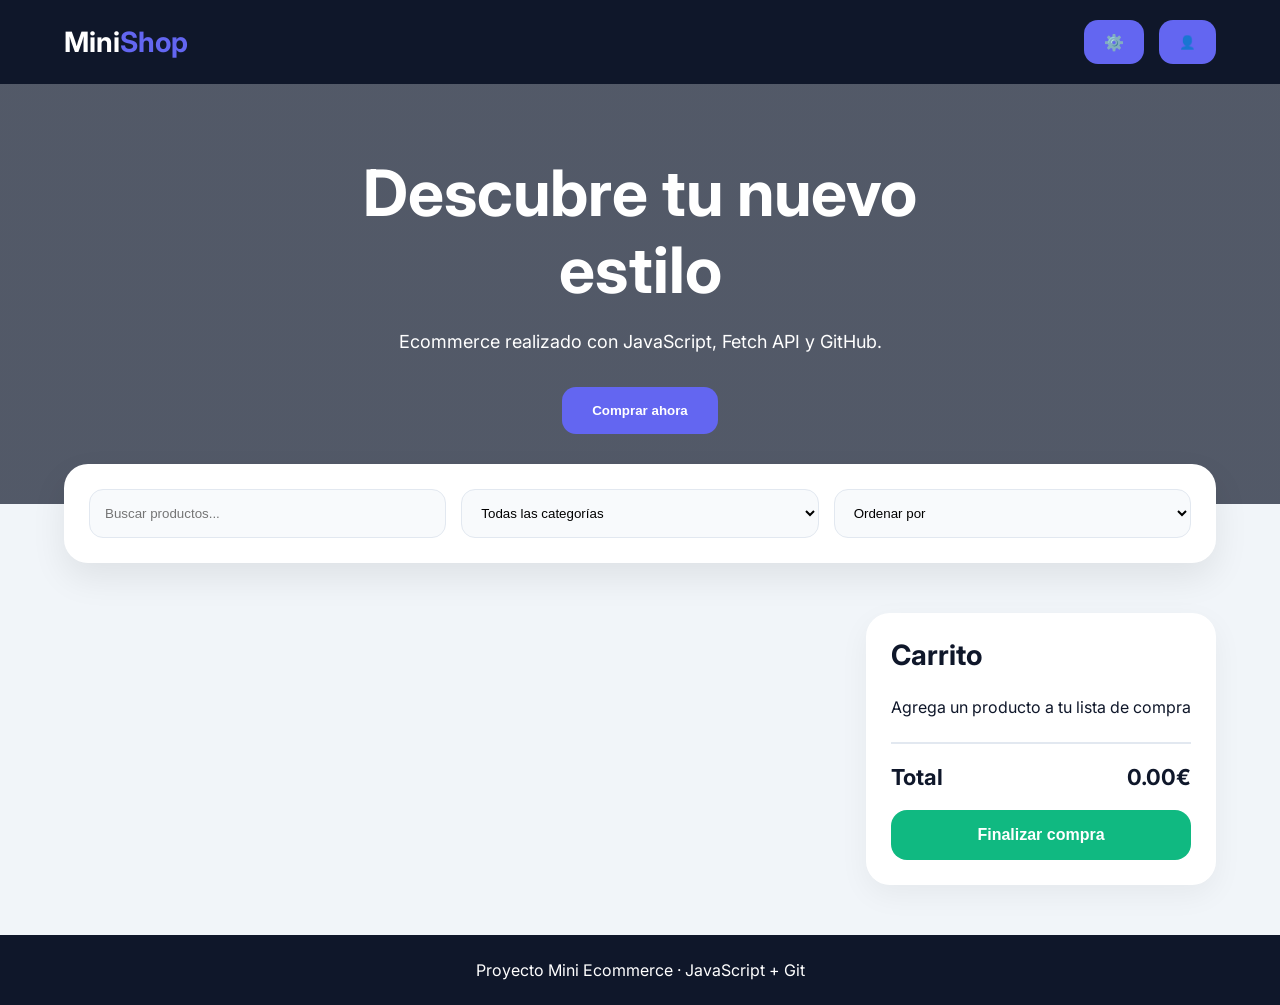
<file: index.html>
<!DOCTYPE html>
<html lang="es">

<head>

  <meta charset="UTF-8">

  <meta name="viewport" content="width=device-width, initial-scale=1.0">

  <title>Mini Ecommerce</title>

  <!-- GOOGLE FONTS -->

  <link rel="preconnect" href="https://fonts.googleapis.com">

  <link rel="preconnect" href="https://fonts.gstatic.com" crossorigin>

  <link href="https://fonts.googleapis.com/css2?family=Inter:wght@300;400;500;600;700&display=swap" rel="stylesheet">

  <!-- CSS -->

  <link rel="stylesheet" href="css/style.css">

</head>

<body>


  <!-- ========================================
  NAVBAR
  ========================================= -->

  <nav>

    <div class="nav-container">

      <!-- LOGO -->

      <a href="https://mnk-mnk.github.io/Tienda_proyecto_final" class="logo">

        Mini<span>Shop</span>

      </a>


      <!-- BOTONES NAV -->

      <div class="nav-actions">

        <!-- NUEVO BOTON PARA PANEL ADMINISTRADOR 
        <a href="panelAdmin.html" id="admin-btn" class="nav-btn">
        ⚙️
        </a> 
        -->
        

        <a id="admin-btn" class="nav-btn" style="cursor: pointer;">
          ⚙️
        </a>

        <!-- TODO:
        Abrir modal login
        -->

        <button id="account-btn" class="nav-btn" hidden>

          Mi cuenta

        </button>

        <button id="login-btn" class="nav-btn">
          👤
        </button>

        <button id="logout-btn" class="nav-btn">
          Cerrar Sesión
        </button>

      </div>

    </div>

  </nav>



  <!-- ========================================
  HERO
  ========================================= -->

  <section class="hero">

    <div class="hero-content">

      <h1>

        Descubre tu nuevo estilo

      </h1>

      <p>

        Ecommerce realizado con JavaScript,
        Fetch API y GitHub.

      </p>

      <button>

        Comprar ahora

      </button>

    </div>

  </section>



  <!-- ========================================
  FILTROS
  ========================================= -->

  <section class="controls">

    <div class="controls-box">

      <!-- TODO:
      Buscador productos
      -->

      <input type="text" id="searchInput" placeholder="Buscar productos...">


      <!-- TODO:
      Filtro categorías
      -->

      <select id="categoryFilter">

        <option value="all">

          Todas las categorías

        </option>

      </select>


      <!-- TODO:
      Ordenaciones
      -->

      <select id="sortSelect">

        <option value="default">

          Ordenar por

        </option>

        <option value="priceAsc">

          Precio ↑

        </option>

        <option value="priceDesc">

          Precio ↓

        </option>

        <option value="az">

          A-Z

        </option>

        <option value="za">

          Z-A

        </option>

      </select>

    </div>

  </section>



  <!-- ========================================
  MAIN
  ========================================= -->

  <main class="main-layout">



    <!-- ========================================
    PRODUCTOS
    ========================================= -->

    <section class="products-grid" id="productsContainer">
    </section>



    <!-- ========================================
    CARRITO
    ========================================= -->

    <aside class="cart-panel">

      <h2>

        Carrito

      </h2>


      <!-- TODO:
      Pintar carrito dinámicamente
      -->

      <div id="cartContainer">

        <!-- EJEMPLO ITEM -->


      </div>


      <!-- TOTAL -->

      <div class="cart-total">

        <span>

          Total

        </span>

        <span id="cartTotal">

          0

        </span>

      </div>


      <!-- TODO:
      Vaciar carrito / checkout
      -->

      <button id="checkoutBtn" class="checkout-btn">

        Finalizar compra

      </button>

    </aside>

  </main>



  <!-- ========================================
  MODAL LOGIN
  ========================================= -->

  <div class="login-modal hidden" id="loginModal">

    <div class="login-box">

      <!-- BOTÓN CERRAR -->

      <button class="close-login" id="closeLogin">

        ✕

      </button>


      <!-- TÍTULO -->

      <h2>

        Iniciar sesión

      </h2>


      <p>

        Accede a tu cuenta

      </p>


      <!-- FORM LOGIN -->

      <form id="loginForm">

        <input type="text" id="username" placeholder="Usuario" required>

        <input type="password" id="password" placeholder="Contraseña" required>

        <button type="submit">

          Entrar

        </button>

      </form>

    </div>

  </div>



  <!-- ========================================
  FOOTER
  ========================================= -->

  <footer>

    <p>

      Proyecto Mini Ecommerce · JavaScript + Git

    </p>

  </footer>



  <!-- JAVASCRIPT -->

  <script src="js/login.js"></script>
  <script src="js/carrito.js"></script>
  <script src="js/main.js"></script>
  <!--<script src="js/perfil.js"></script> -->

</body>

</html>
</file>
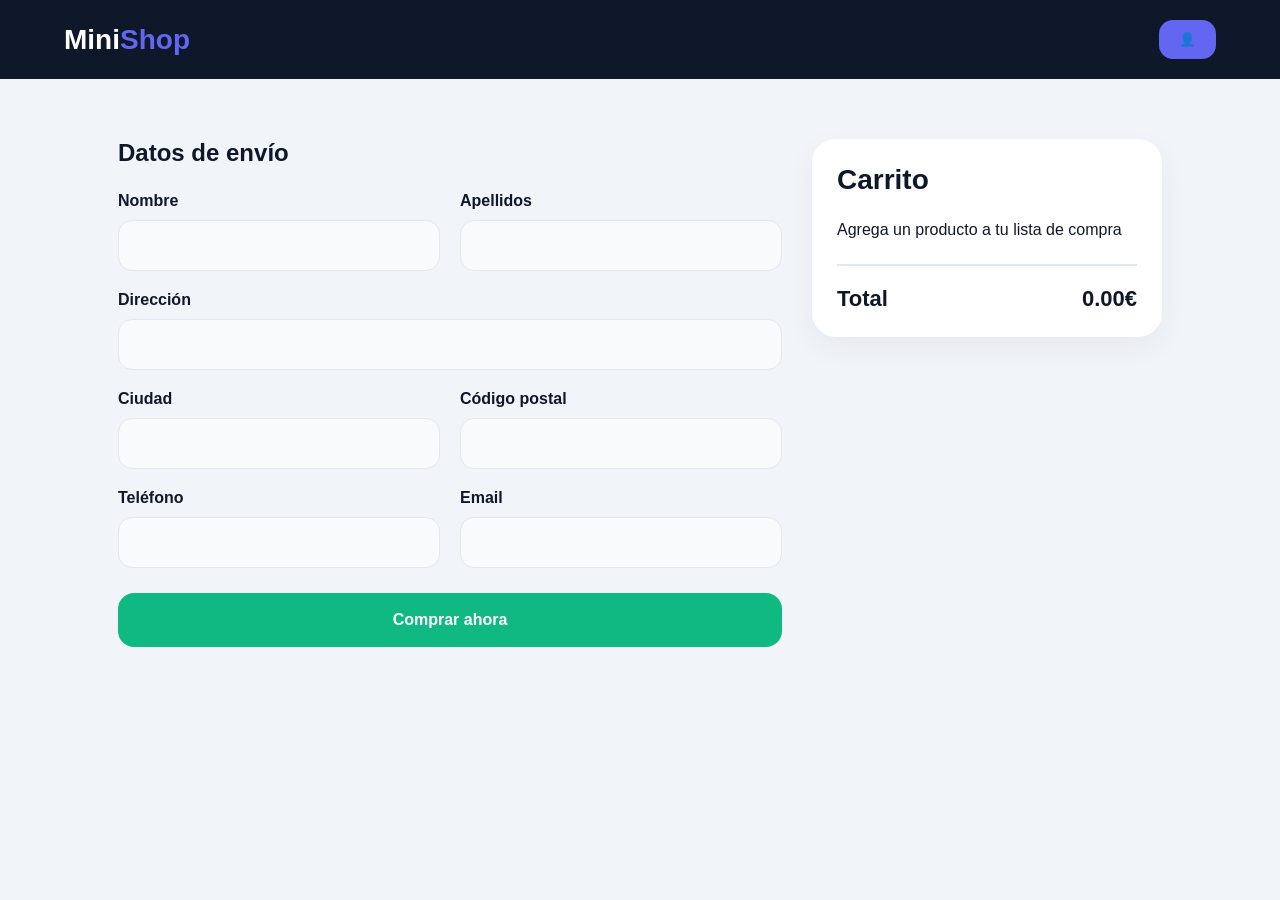
<file: carrito.html>
<!DOCTYPE html>
<html lang="es">

<head>

  <meta charset="UTF-8">

  <meta name="viewport" content="width=device-width, initial-scale=1.0">

  <title>
    NovaShop
  </title>

  <link rel="stylesheet" href="css/style.css">

  <link rel="stylesheet" href="css/carrito.css">

</head>

<body>

  <!-- ========================================
  NAVBAR
  ========================================= -->


  <nav>

    <div class="nav-container">

      <!-- LOGO -->

      <a href="https://bobydevx.github.io/tienda-online" class="logo">

        Mini<span>Shop</span>

      </a>


      <!-- BOTONES NAV -->

      <div class="nav-actions">

        <!-- TODO:
        Abrir modal login
        -->

        <button id="account-btn" class="nav-btn" hidden>

          Mi cuenta

        </button>

        <button id="login-btn" class="nav-btn">
          👤
        </button>

        <button id="logout-btn" class="nav-btn">
          Cerrar Sesión
        </button>

      </div>

    </div>

  </nav>

  <div class="container">
    <main class="main-layout">

      <!-- CHECKOUT -->

      <section class="checkout">

        <h2>
          Datos de envío
        </h2>

        <form id="checkoutForm">

          <div class="form-grid">

            <div class="input-group">

              <label for="nameInput">
                Nombre
              </label>

              <input type="text" id="nameInput" required>

            </div>

            <div class="input-group">

              <label for="  ">
                Apellidos
              </label>

              <input type="text" id="lastnameInput" required>

            </div>

            <div class="input-group full">

              <label for="addressInput">
                Dirección
              </label>

              <input type="text" id="addressInput" required>

            </div>

            <div class="input-group">

              <label for="cityInput">
                Ciudad
              </label>

              <input type="text" id="cityInput" required>

            </div>

            <div class="input-group">

              <label for="postalInput">
                Código postal
              </label>

              <input type="number" minlength="6" id="postalInput" required>

            </div>

            <div class="input-group">

              <label for="phoneInput">
                Teléfono
              </label>

              <input type="text" id="phoneInput" required>

            </div>

            <div class="input-group">

              <label for="emailInput">
                Email
              </label>

              <input type="email" id="emailInput" required>

            </div>

          </div>

          <button type="submit" class="buy-btn" id="buyBtn">
            Comprar ahora
          </button>

        </form>

        <div class="success-message hidden" id="successMessage">
          Compra realizada correctamente
        </div>

      </section>
      <!-- CARRITO -->

      <aside class="cart-panel">

        <h2>
          Carrito
        </h2>

        <div id="cartContainer">

        </div>

        <div class="cart-total">

          <span>Total</span>

          <span id="cartTotal">
            0€
          </span>

        </div>

        <!-- <button class="checkout-btn" id="checkoutBtn">
          Finalizar compra
        </button> -->

      </aside>

    </main>


    <!-- ========================================
  MODAL LOGIN
  ========================================= -->

    <div class="login-modal hidden" id="loginModal">

      <div class="login-box">

        <!-- BOTÓN CERRAR -->

        <button class="close-login" id="closeLogin">

          ✕

        </button>


        <!-- TÍTULO -->

        <h2>

          Iniciar sesión

        </h2>


        <p>

          Accede a tu cuenta

        </p>


        <!-- FORM LOGIN -->

        <form id="loginForm">

          <input type="text" id="username" placeholder="Usuario" required>

          <input type="password" id="password" placeholder="Contraseña" required>

          <button type="submit">

            Entrar

          </button>

        </form>

      </div>

    </div>


  </div>

  <script src="js/login.js"></script>
  <script src="js/carrito.js"></script>

</body>

</html>
</file>
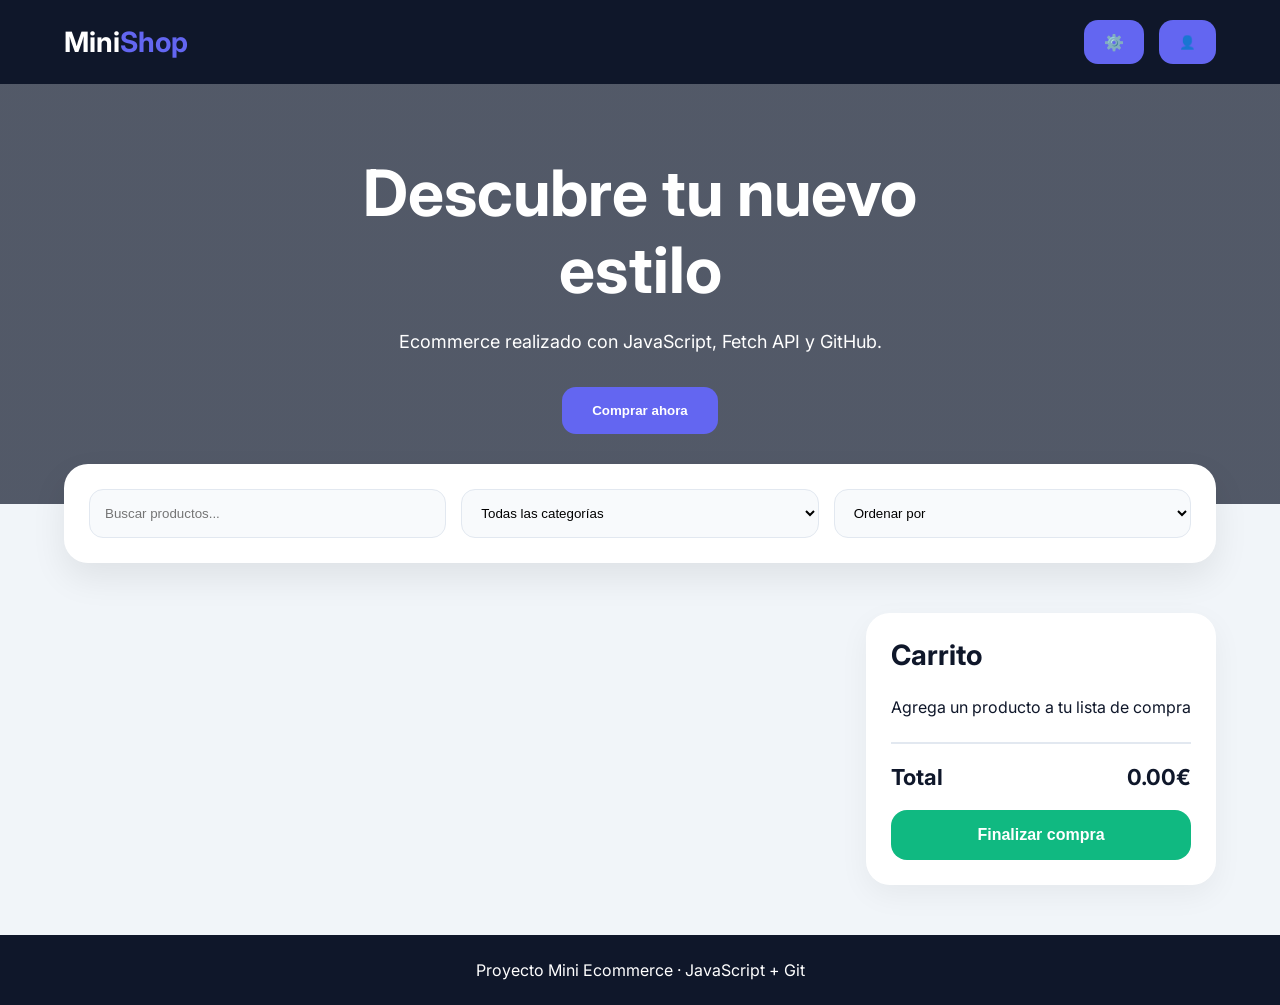
<file: detalle.html>
<!DOCTYPE html> 
<html lang="es">

<head>

    <meta charset="UTF-8">

    <meta name="viewport" content="width=device-width, initial-scale=1.0">

    <title>
        Detalle Producto
    </title>

    <link rel="stylesheet" href="css/detalle.css">
</head>

<body>

    <div class="container">

        <div class="breadcrumb">

            Home / Categoría / Producto

        </div>

        <section class="product-box">

            <div class="left-side">

                <img id="productImage">

            </div>

            <div class="right-side">

                <p class="category" id="productCategory">
                </p>

                <h1 class="title" id="productTitle">
                </h1>

                <div class="rating">

                    ⭐ 4.8 <span id="productReviews"></span>

                </div>

                <p class="description" id="productDescription">
                </p>

                <div class="info-grid">

                    <div class="info-card" id="productBrand">
                       Marca
                    </div>

                    <div class="info-card" id="productStock">
                        Stock 
                    </div>

                    <div class="info-card" id="productShipping">
                        Envío 
                    </div>

                    <div class="info-card" id="productSKU">
                       SKU
                    </div>

                </div>

                <div class="price" id="productPrice">
                </div>

                <div class="actions">

                    <button class="buy-btn" id="addToCartBtn">
                        Añadir al carrito
                    </button>

                    <button class="fav-btn" id="favoriteBtn">
                        ❤️
                    </button>

                </div>

            </div>

        </section>

        <section class="related">

            <h2>
                Productos relacionados
            </h2>

            <div class="related-grid" id="relatedGrid">
            </div>

        </section>

    </div>

    <script src="js/detalle.js"></script>

</body>

</html>
</file>
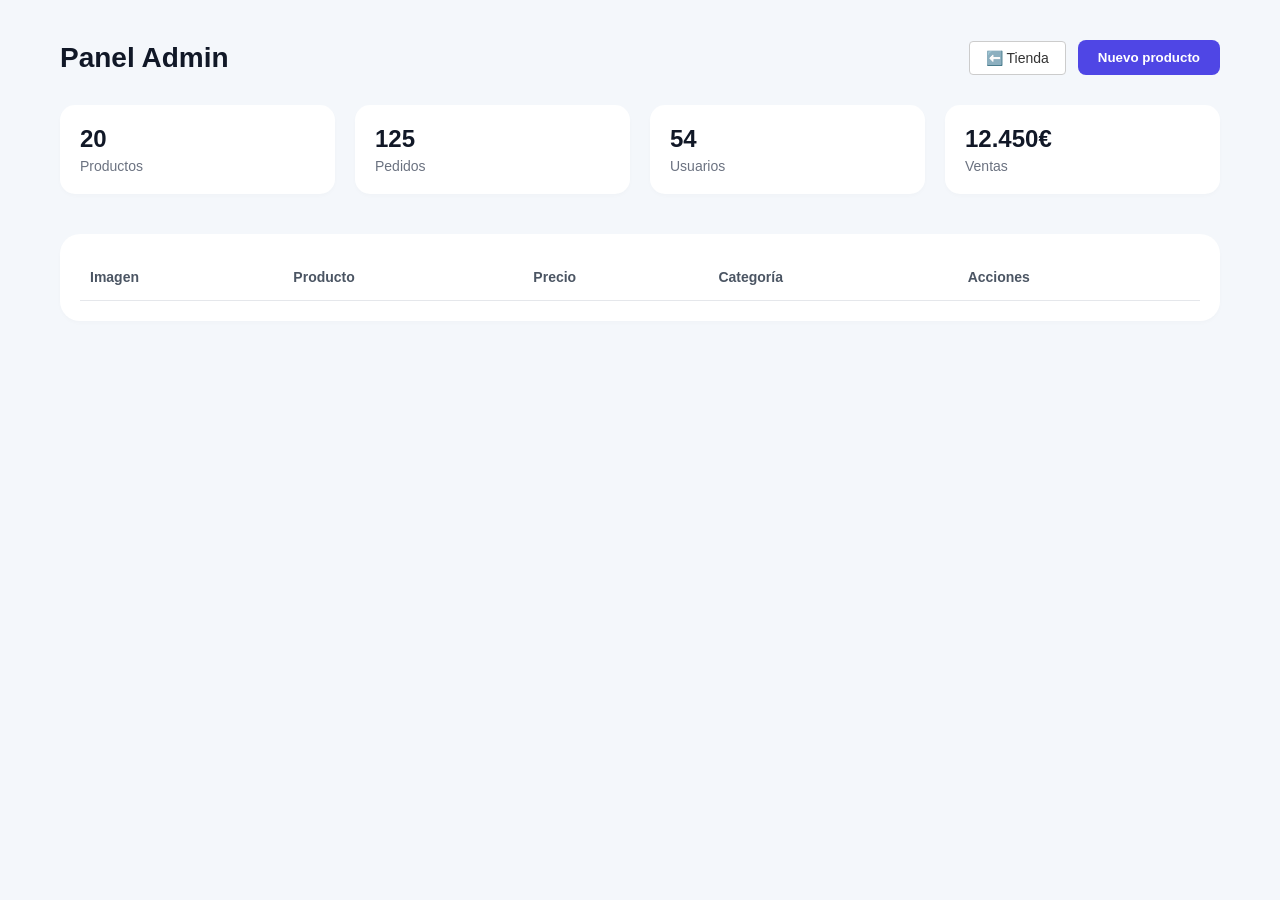
<file: panelAdmin.html>
<!DOCTYPE html>
<html lang="es">

<head>
    <meta charset="UTF-8">
    <meta name="viewport" content="width=device-width, initial-scale=1.0">
    <title>Panel Admin - MiniShop</title>
    <link rel="stylesheet" href="css/panelAdmin.css">
</head>

<body>

    <div class="admin-container">

        <!-- CABECERA -->
        <div class="admin-header">
            <h1>Panel Admin</h1>
            <div class="header-actions">
                <a href="index.html" class="nav-btn-back">⬅️ Tienda</a>
                <button class="btn-nuevo">Nuevo producto</button>
            </div>
        </div>

        <!-- TARJETAS DE DATOS SUPERIORES -->
        <div class="stats-grid">
            <div class="stat-card">
                <strong>20</strong>
                <span>Productos</span>
            </div>
            <div class="stat-card">
                <strong>125</strong>
                <span>Pedidos</span>
            </div>
            <div class="stat-card">
                <strong>54</strong>
                <span>Usuarios</span>
            </div>
            <div class="stat-card">
                <strong>12.450€</strong>
                <span>Ventas</span>
            </div>
        </div>

        <!-- TABLA DE PRODUCTOS -->
        <div class="table-container">
            <table class="products-table">
                <thead>
                    <tr>
                        <th>Imagen</th>
                        <th>Producto</th>
                        <th>Precio</th>
                        <th>Categoría</th>
                        <th>Acciones</th>
                    </tr>
                </thead>
                <tbody id="adminProductsBody">
                    <!-- Los productos de la API se meterán aquí con JS -->
                </tbody>
            </table>
        </div>

    </div>

    <script src="js/panelAdmin.js"></script>
</body>

</html>
</file>
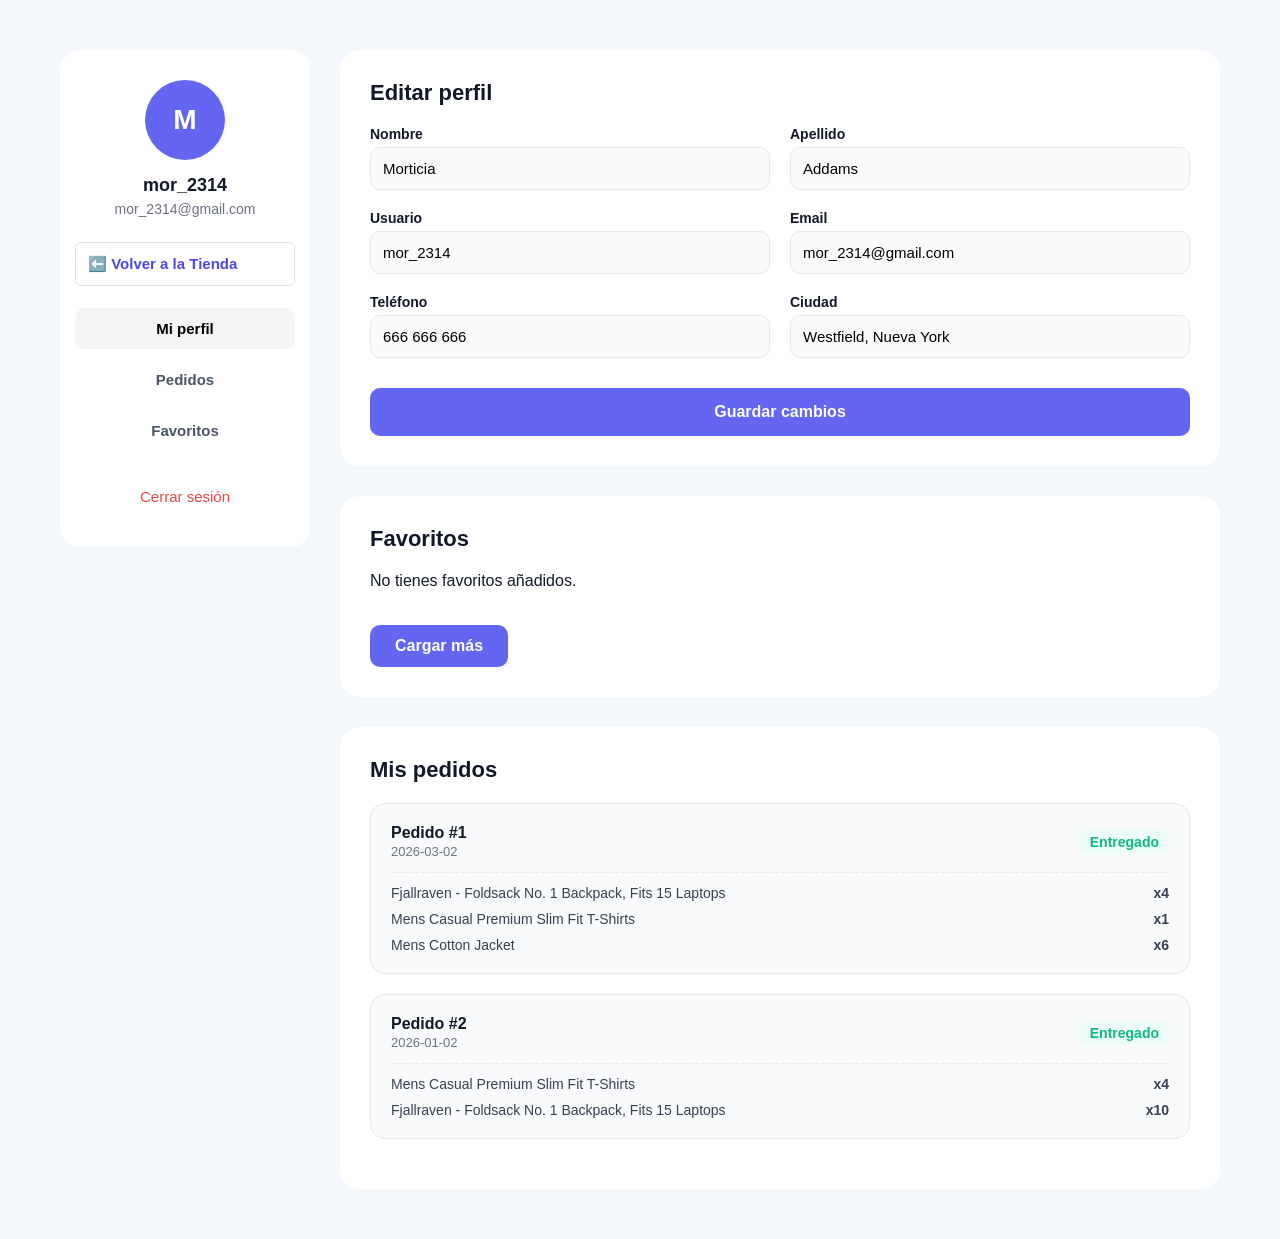
<file: perfil.html>
<!DOCTYPE html>
<html lang="es">

<head>
    <meta charset="UTF-8">
    <meta name="viewport" content="width=device-width, initial-scale=1.0">
    <title>Mi Perfil - Tienda</title>
    <link rel="stylesheet" href="css/perfil.css">
</head>

<body>

    <div class="container">

        <!-- BARRA LATERAL -->
        <div class="sidebar">
            <div class="avatar-box">
                <div class="avatar-circle" id="avatarInitial">M</div>
                <h3 id="sidebarUsername">mor_2314 </h3>
                <p id="sidebarEmail">mor_2314@gmail.com</p>
            </div>

            <div class="sidebar-nav">

                <!-- BOTÓN REGRESO A TIENDA (NUEVO) -->
                <a href="index.html" class="nav-btn-link btn-back-shop">
                    ⬅️ Volver a la Tienda
                </a>
                <a href="#section-editar" class="nav-btn-link active">Mi perfil</a>
                <a href="#section-pedidos" class="nav-btn-link">Pedidos</a>
                <a href="#section-favoritos" class="nav-btn-link">Favoritos</a>
                <button id="logoutBtn" class="logout-button">Cerrar sesión</button>
            </div>
        </div>

        <!-- CONTENIDO PRINCIPAL -->
        <div class="profile-content">

            <!-- CAJA 1: EDITAR PERFIL -->
            <div id="section-editar" class="profile-section">
                <h2>Editar perfil</h2>
                <form id="profileForm" class="form-inputs">
                    <div class="form-control">
                        <label>Nombre</label>
                        <input type="text" id="profileFirstname">
                    </div>
                    <div class="form-control">
                        <label>Apellido</label>
                        <input type="text" id="profileLastname">
                    </div>
                    <div class="form-control">
                        <label>Usuario</label>
                        <input type="text" id="profileUser">
                    </div>
                    <div class="form-control">
                        <label>Email</label>
                        <input type="email" id="profileEmail">
                    </div>
                    <div class="form-control">
                        <label>Teléfono</label>
                        <input type="text" id="profilePhone">
                    </div>
                    <div class="form-control">
                        <label>Ciudad</label>
                        <input type="text" id="profileCity">
                    </div>
                    <button type="button" class="btn-guardar">Guardar cambios</button>
                </form>
            </div>

            <!-- CAJA 2: FAVORITOS -->
            <div id="section-favoritos" class="profile-section">
                <h2>Favoritos</h2>
                <div class="favorites-grid" id="profileFavoritesGrid">
                    <!-- Los productos se meten con JS -->
                </div>
                <button class="btn-cargar">Cargar más</button>
            </div>

            <!-- CAJA 3: MIS PEDIDOS -->
            <div id="section-pedidos" class="profile-section">
                <h2>Mis pedidos</h2>
                <div id="ordersContainer">
                    <!-- Aquí irá la lista de pedidos -->
                    <!-- PEDIDO #1 -->
                    <div class="pedido-bloque">
                        <div class="pedido-cabecera">
                            <div>
                                <h3>Pedido #1</h3>
                                <span class="pedido-fecha">2026-03-02</span>
                            </div>
                            <span class="estado-entregado">Entregado</span>
                        </div>
                        <div class="pedido-productos">
                            <div class="pedido-fila">
                                <span>Fjallraven - Foldsack No. 1 Backpack, Fits 15 Laptops</span>
                                <strong>x4</strong>
                            </div>
                            <div class="pedido-fila">
                                <span>Mens Casual Premium Slim Fit T-Shirts</span>
                                <strong>x1</strong>
                            </div>
                            <div class="pedido-fila">
                                <span>Mens Cotton Jacket</span>
                                <strong>x6</strong>
                            </div>
                        </div>
                    </div>

                    <!-- PEDIDO #2 -->
                    <div class="pedido-bloque">
                        <div class="pedido-cabecera">
                            <div>
                                <h3>Pedido #2</h3>
                                <span class="pedido-fecha">2026-01-02</span>
                            </div>
                            <span class="estado-entregado">Entregado</span>
                        </div>
                        <div class="pedido-productos">
                            <div class="pedido-fila">
                                <span>Mens Casual Premium Slim Fit T-Shirts</span>
                                <strong>x4</strong>
                            </div>
                            <div class="pedido-fila">
                                <span>Fjallraven - Foldsack No. 1 Backpack, Fits 15 Laptops</span>
                                <strong>x10</strong>
                            </div>
                        </div>
                    </div>

                </div>
            </div>

        </div>

    </div>

    <script src="js/perfil.js"></script>
</body>

</html>
</file>
<file: css/style.css>
/* ========================================
RESET
======================================== */

* {
  margin: 0;
  padding: 0;
  box-sizing: border-box;
}

a {
  text-decoration: none;
}

/* ========================================
VARIABLES
======================================== */

:root {

  --bg: #f1f5f9;

  --white: #ffffff;

  --text: #0f172a;

  --muted: #64748b;

  --primary: #6366f1;

  --primary-hover: #4f46e5;

  --success: #10b981;

  --danger: #ef4444;

  --border: #e2e8f0;

}


/* ========================================
BODY
======================================== */

body {

  font-family: 'Inter', sans-serif;

  background: var(--bg);

  color: var(--text);

}


/* ========================================
NAVBAR
======================================== */

nav {

  position: sticky;

  top: 0;

  z-index: 100;

  background: #0f172a;

  padding: 20px 0;

}


.nav-container {

  width: 90%;

  max-width: 1400px;

  margin: auto;

  display: flex;

  justify-content: space-between;

  align-items: center;


  flex-wrap: nowrap;
  /* Fuerza a que el botón se quede siempre a la derecha */
  gap: 20px;

}


.logo {

  font-size: 28px;

  font-weight: 700;

  color: white;

}


.logo span {

  color: var(--primary);

}


.nav-actions {

  display: flex;

  gap: 15px;

}


.nav-btn {

  border: none;

  background: var(--primary);

  color: white;

  padding: 12px 20px;

  border-radius: 14px;

  cursor: pointer;

  font-weight: 600;

  transition: 0.3s;

}


.nav-btn:hover {

  background: var(--primary-hover);

}


/* ========================================
HERO
======================================== */

.hero {

  height: 420px;

  background:
    linear-gradient(rgba(15, 23, 42, 0.7),
      rgba(15, 23, 42, 0.7)),

    url("https://images.unsplash.com/photo-1523381210434-271e8be1f52b?q=80&w=1400&auto=format&fit=crop");

  background-size: cover;

  background-position: center;

  display: flex;

  justify-content: center;

  align-items: center;

  text-align: center;

  color: white;

  padding: 20px;

}


.hero-content {

  max-width: 700px;

}


.hero h1 {

  font-size: 64px;

  margin-bottom: 20px;

}


.hero p {

  font-size: 18px;

  line-height: 1.6;

  margin-bottom: 30px;

}


.hero button {

  border: none;

  background: var(--primary);

  color: white;

  padding: 16px 30px;

  border-radius: 14px;

  cursor: pointer;

  font-weight: 600;

  transition: 0.3s;

}


.hero button:hover {

  background: var(--primary-hover);

}


/* ========================================
FILTROS
======================================== */

.controls {

  width: 90%;

  max-width: 1400px;

  margin: auto;

  margin-top: -40px;

  position: relative;

  z-index: 20;

}


.controls-box {

  background: white;

  border-radius: 24px;

  padding: 25px;

  display: flex;

  gap: 15px;

  flex-wrap: wrap;

  box-shadow: 0 15px 35px rgba(0, 0, 0, 0.08);

}


.controls input,
.controls select {

  flex: 1;

  min-width: 220px;

  padding: 15px;

  border-radius: 14px;

  border: 1px solid var(--border);

  background: #f8fafc;

  outline: none;

}


/* ========================================
MAIN LAYOUT
======================================== */

.main-layout {

  width: 90%;

  max-width: 1400px;

  margin: 50px auto;

  display: grid;

  grid-template-columns: 1fr 350px;

  gap: 30px;

}


/* ========================================
PRODUCTOS
======================================== */

.products-grid {

  display: grid;

  grid-template-columns:
    repeat(auto-fit, minmax(260px, 1fr));

  gap: 25px;

}


/* ========================================
CARD PRODUCTO
======================================== */

.product-card {

  background: white;

  border-radius: 24px;

  overflow: hidden;

  transition: 0.3s;

  box-shadow: 0 8px 20px rgba(0, 0, 0, 0.05);

}


.product-card:hover {

  transform: translateY(-8px);

  box-shadow: 0 20px 40px rgba(0, 0, 0, 0.08);

}


.product-image {

  height: 260px;

  background: white;

  display: flex;

  justify-content: center;

  align-items: center;

  padding: 30px;

}


.product-image img {

  max-width: 100%;

  max-height: 100%;

  object-fit: contain;

}


.product-info {

  padding: 22px;

}


.product-category {

  font-size: 12px;

  text-transform: uppercase;

  color: var(--primary);

  margin-bottom: 10px;

  font-weight: 700;

}


.product-title {

  font-size: 18px;

  margin-bottom: 15px;

  line-height: 1.4;

  min-height: 50px;

}


.product-price {

  font-size: 28px;

  font-weight: 700;

  margin-bottom: 20px;

}


.card-actions {

  display: flex;

  gap: 10px;

}


/* ========================================
BOTONES CARD
======================================== */

.add-btn {

  flex: 1;

  border: none;

  background: var(--primary);

  color: rgb(255, 255, 255);

  padding: 14px;

  border-radius: 14px;

  cursor: pointer;

  font-weight: 600;

  transition: 0.3s;

}


.add-btn:hover {

  background: var(--primary-hover);

}


.fav-btn {

  width: 52px;

  border: none;

  border-radius: 14px;

  background: #f8fafc;

  cursor: pointer;

  font-size: 18px;

  transition: 0.3s;
}

.fav-btn.haveFavorite {
  background-color: #ee9090;

}


.fav-btn:hover {

  background: #fee2e6;

}


/* ========================================
CARRITO
======================================== */

.cart-panel {

  background: white;

  border-radius: 24px;

  padding: 25px;

  height: fit-content;

  position: sticky;

  top: 100px;

  box-shadow: 0 10px 30px rgba(0, 0, 0, 0.05);

}


.cart-panel h2 {

  margin-bottom: 25px;

  font-size: 28px;

}


.cart-item {

  display: flex;

  justify-content: space-between;

  align-items: center;

  padding: 15px 0;

  border-bottom: 1px solid var(--border);

}


.cart-item-info {

  flex: 1;

}


.cart-item-title {

  font-size: 14px;

  font-weight: 600;

  margin-bottom: 5px;

}


.cart-item-price {

  color: var(--muted);

  font-size: 14px;

}


.remove-btn {

  width: 36px;

  height: 36px;

  border: none;

  border-radius: 10px;

  background: #fee2e2;

  color: var(--danger);

  cursor: pointer;

  font-weight: bold;

}

#clear-cart-btn {
  padding: 16px 24px;
  border: none;
  border-radius: 10px;
  color: white;
  background-color: #cc0b0b;
  width: 100%;
  margin: 12px 0;
  cursor: pointer;
  font-size: 16px;
}

#clear-cart-btn:hover {
  background-color: #aa0808;
}



.cart-total {

  margin-top: 25px;

  padding-top: 20px;

  border-top: 2px solid var(--border);

  display: flex;

  justify-content: space-between;

  font-size: 22px;

  font-weight: 700;

}


/* ========================================
CHECKOUT BUTTON
======================================== */

.checkout-btn {

  width: 100%;

  margin-top: 20px;

  border: none;

  background: var(--success);

  color: white;

  padding: 16px;

  border-radius: 16px;

  cursor: pointer;

  font-size: 16px;

  font-weight: 600;

}


/* ========================================
LOGIN MODAL
======================================== */

.login-modal {

  position: fixed;

  inset: 0;

  background: rgba(0, 0, 0, 0.6);

  display: flex;

  justify-content: center;

  align-items: center;

  z-index: 999;

}


.login-modal.hidden {

  display: none;

}


.login-box {

  width: 100%;

  max-width: 420px;

  background: white;

  padding: 40px;

  border-radius: 28px;

  position: relative;

}


.login-box h2 {

  font-size: 34px;

  margin-bottom: 10px;

}


.login-box p {

  color: var(--muted);

  margin-bottom: 25px;

}


.login-box form {

  display: flex;

  flex-direction: column;

  gap: 15px;

}


.login-box input {

  padding: 16px;

  border-radius: 14px;

  border: 1px solid var(--border);

  background: #f8fafc;

  outline: none;

}


.login-box button[type="submit"] {

  border: none;

  background: var(--primary);

  color: white;

  padding: 16px;

  border-radius: 14px;

  cursor: pointer;

  font-weight: 600;

}


.close-login {

  position: absolute;

  top: 15px;

  right: 15px;

  width: 38px;

  height: 38px;

  border: none;

  border-radius: 10px;

  background: #f1f5f9;

  cursor: pointer;

}


/* ========================================
FOOTER
======================================== */

footer {

  margin-top: 50px;

  background: #0f172a;

  color: white;

  text-align: center;

  padding: 25px;

}


/* ========================================
RESPONSIVE
======================================== */

@media(max-width:1100px) {

  .main-layout {

    grid-template-columns: 1fr;
    padding-right: 360px;
  }

  /* CARRITO ESTÁTICO Y FIJO EN LA PARTE SUPERIOR DERECHA */
  .cart-panel {
    position: fixed;
    top: 90px;
    /* Ajusta este valor si tu navbar mide más o menos */
    right: 20px;
    width: 320px;
    /* Ancho controlado para que no se deforme */
    max-height: calc(100vh - 130px);
    /* Evita que el carrito se salga por abajo de la pantalla */
    overflow-y: auto;
    /* Si hay muchos artículos, permite hacer scroll solo dentro del carrito */
    background-color: #fff;
    box-shadow: -4px 4px 15px rgba(0, 0, 0, 0.1);
    /* Sombra suave para separarlo del fondo */
    z-index: 99;
    /* Lo mantiene por encima de las tarjetas de los productos */
    border-radius: 8px;
  }

}


@media(max-width:768px) {

  .hero h1 {

    font-size: 42px;
  }

  /* En pantallas muy pequeñas (móviles), adaptamos el layout para aprovechar el espacio */
  .main-layout {
    padding-right: 0;
    /* Quitamos el margen lateral */
  }

  .cart-panel {
    position: static;
    /* Volvemos al flujo normal en móviles para que no tape la pantalla completa */
    width: 100%;
    max-height: none;
    margin-top: 30px;
  }
}

/* Contenedor de los botones + y - */
.quantity-controls {
  display: flex;
  align-items: center;
  gap: 8px;
  margin: 12px 0;

  border: 1px solid rgb(179, 177, 177);
  width: fit-content;
  padding: 2px;
  border-radius: 10px;
}

/* Aspecto de los botones + y - */
.quantity-controls button {
  background-color: #f0f0f0;
  border: none;
  padding: 8px 10px;
  cursor: pointer;
  font-weight: bold;
  font-size: 14px;
  border-radius: 4px;
}

.quantity-controls button:hover {
  background-color: #e0e0e0;
}

/* El número de la cantidad */
.qty-number {
  font-weight: bold;
  min-width: 20px;
  text-align: center;
}
</file>
<file: css/carrito.css>
:root{
  --primary:#6366f1;
  --success:#10b981;
  --bg:#f1f5f9;
  --text:#0f172a;
  --muted:#64748b;
  --border:#e2e8f0;
}

*{
  margin:0;
  padding:0;
  box-sizing:border-box;
}

body{
  font-family:'Inter',sans-serif;
  background:var(--bg);
  color:var(--text);
}

.container{
  max-width: 1200px;
  margin:60px auto;
  padding:0 20px;
}

.hidden {
  display: none;
}



.checkout-layout{
  display:grid;
  grid-template-columns:1fr 380px;
  gap:30px;
  border: 1px solid red;
}

.card{
  background:white;
  border-radius:24px;
  padding:35px;
  box-shadow:0 10px 30px rgba(0,0,0,0.05);
}

h1{
  font-size:40px;
  margin-bottom:30px;
}

h2{
  font-size:24px;
  margin-bottom:25px;
}

.form-grid{
  display:grid;
  grid-template-columns:1fr 1fr;
  gap:20px;
}

.input-group{
  display:flex;
  flex-direction:column;
  gap:10px;
}

.input-group.full{
  grid-column:1/3;
}

label{
  font-weight:600;
}

input{
  padding:16px;
  border-radius:14px;
  border:1px solid var(--border);
  background:#f8fafc;
  font-size:15px;
  outline:none;
}

input:focus{
  border-color:var(--primary);
}

.cart-item{
  display:flex;
  gap:15px;
  padding:20px 0;
  border-bottom:1px solid #edf2f7;
}

.cart-item img{
  width:80px;
  height:80px;
  object-fit:contain;
  background:white;
  border-radius:12px;
  padding:10px;
  border:1px solid #e2e8f0;
}

.cart-item-info{
  flex:1;
}

.cart-item-title{
  font-weight:600;
  margin-bottom:10px;
  line-height:1.4;
}

.cart-item-price{
  color:var(--muted);
}

.summary{
  position:sticky;
  top:30px;
  height:fit-content;
}

.total{
  display:flex;
  justify-content:space-between;
  align-items:center;
  margin-top:30px;
  padding-top:20px;
  border-top:2px solid #edf2f7;
  font-size:26px;
  font-weight:700;
}

.buy-btn{
  width:100%;
  margin-top:25px;
  border:none;
  background:var(--success);
  color:white;
  padding:18px;
  border-radius:16px;
  font-size:16px;
  font-weight:600;
  cursor:pointer;
  transition:0.3s;
}

.buy-btn:hover{
  opacity:0.9;
}

.success-message {
  color: green;
  font-weight: bold;
  text-align: center;
  font-size: 18px;
  margin: 12px auto;
}

@media(max-width:950px){

  .checkout-layout{
    grid-template-columns:1fr;
  }

  .summary{
    position:relative;
    top:0;
  }

}

@media(max-width:700px){

  .form-grid{
    grid-template-columns:1fr;
  }

  .input-group.full{
    grid-column:auto;
  }

}
</file>
<file: css/detalle.css>
/* =========================
           RESET
        ========================= */

 * {
     margin: 0;
     padding: 0;
     box-sizing: border-box;
 }

 body {
     font-family: Arial, sans-serif;
     background: #f4f7fb;
     color: #111827;
 }

 /* =========================
           CONTAINER
        ========================= */

 .container {
     max-width: 1300px;
     margin: 60px auto;
     padding: 0 20px;
 }

 .breadcrumb {
     margin-bottom: 30px;
     color: #6b7280;
 }

 /* =========================
           PRODUCTO
        ========================= */

 .product-box {
     background: white;
     border-radius: 30px;
     overflow: hidden;
     display: grid;
     grid-template-columns: 1fr 1fr;
     min-height: 700px;
 }

 .left-side {
     display: flex;
     justify-content: center;
     align-items: center;
     padding: 60px;
     background: #eef2ff;
 }

 .left-side img {
     width: 100%;
     max-width: 420px;
     height: 500px;
     object-fit: contain;
 }

 .right-side {
     padding: 60px;
 }

 .category {
     color: #6366f1;
     margin-bottom: 20px;
 }

 .title {
     font-size: 48px;
     margin-bottom: 25px;
 }

 .rating {
     margin-bottom: 25px;
 }

 .description {
     margin-bottom: 30px;
     line-height: 1.8;
 }

 .price {
     font-size: 58px;
     font-weight: bold;
     margin-bottom: 30px;
 }

 .actions {
     display: flex;
     gap: 15px;
     max-width: 450px;
 }

 button {
     border: none;
     padding: 18px;
     border-radius: 14px;
     cursor: pointer;
     font-weight: bold;
     transition: background 0.2s ease;
 }

 .buy-btn {
     flex: 1;
     background: #0f172a;
     color: white;
 }

 .buy-btn:hover {
     background: #1e293b;
 }

 .fav-btn {
     width: 70px;
     background: #ffe4e6;
     /* Fondo rosa muy suave de la imagen */
     font-size: 1.2rem;
     display: flex;
     justify-content: center;
     align-items: center;
 }

 .fav-btn:hover {
     background: #fecdd3;
 }

 /* =========================
           INFO
        ========================= */

 .info-grid {
     display: grid;
     grid-template-columns: repeat(2, 1fr);
     gap: 16px;
     margin-bottom: 40px;
     max-width: 450px;
 }

 .info-card {
     padding: 12px 18px;
     border-radius: 12px; 
     background: #f9fafb;
     border: 1px solid #f3f4f6; 
     font-size: 0.95rem;
     color: #0f172a;
     font-weight: 600;
    }

    /* Estiliza la primera palabra (Marca, Stock...) */
 .info-card::first-line {
     font-size: 0.75rem;
     color: #9ca3af;
     font-weight: 400;
 }
    

 

 /* =========================
           RELACIONADOS
        ========================= */

 .related {
     margin-top: 60px;
 }

 .related h2 {
     margin-bottom: 25px;
 }

 .related-grid {
     display: grid;
     grid-template-columns:
         repeat(auto-fit, minmax(220px, 1fr));
     gap: 25px;
 }

 .related-card {
     background: white;
     border-radius: 24px;
     padding: 25px;
     text-align: center;
 }

 .related-card img {
     width: 100%;
     height: 180px;
     object-fit: contain;
 }

 /* =========================
           RESPONSIVE
        ========================= */

 @media(max-width:1000px) {

     .product-box {
         grid-template-columns: 1fr;
     }

 }
</file>
<file: css/panelAdmin.css>
* {
    margin: 0;
    padding: 0;
    box-sizing: border-box;
}

body {
    font-family: Arial, sans-serif;
    background-color: #f4f7fb;
    color: #111827;
}

.admin-container {
    max-width: 1200px;
    margin: 40px auto;
    padding: 0 20px;
}

/* CABECERA */
.admin-header {
    display: flex;
    justify-content: space-between;
    align-items: center;
    margin-bottom: 30px;
}

.admin-header h1 {
    font-size: 28px;
}

.btn-nuevo {
    background-color: #4f46e5;
    color: white;
    border: none;
    padding: 10px 20px;
    border-radius: 8px;
    font-weight: bold;
    cursor: pointer;
}

/* TARJETAS ESTADÍSTICAS */
.stats-grid {
    display: flex;
    gap: 20px;
    margin-bottom: 40px;
}

.stat-card {
    flex: 1;
    background: white;
    padding: 20px;
    border-radius: 15px;
    display: flex;
    flex-direction: column;
    gap: 5px;
    box-shadow: 0 2px 4px rgba(0, 0, 0, 0.02);
}

.stat-card strong {
    font-size: 24px;
    color: #111827;
}

.stat-card span {
    font-size: 14px;
    color: #6b7280;
}

/* TABLA */
.table-container {
    background: white;
    border-radius: 20px;
    padding: 20px;
    box-shadow: 0 2px 4px rgba(0, 0, 0, 0.02);
}

.products-table {
    width: 100%;
    border-collapse: collapse;
    /* Quita los bordes dobles de las tablas */
    text-align: left;
}

.products-table th {
    padding: 15px 10px;
    color: #4b5563;
    font-size: 14px;
    border-bottom: 1px solid #e5e7eb;
}

.products-table td {
    padding: 15px 10px;
    border-bottom: 1px solid #f3f4f6;
    font-size: 14px;
    vertical-align: middle;
}

.product-img {
    height: 40px;
    width: 40px;
    object-fit: contain;
}

/* BOTONES DE ACCIÓN */
.btn-editar {
    background-color: #3b82f6;
    color: white;
    border: none;
    padding: 6px 12px;
    border-radius: 6px;
    cursor: pointer;
    margin-right: 5px;
    font-size: 12px;
}

.btn-eliminar {
    background-color: #ef4444;
    color: white;
    border: none;
    padding: 6px 12px;
    border-radius: 6px;
    cursor: pointer;
    font-size: 12px;
}

/* ========================================
   ALINEACIÓN CON FLEXBOX (BOTONES ADMIN)
   ========================================= */

.celda-acciones {
    display: flex;
    gap: 10px;
    /* Espacio de separación de 10px entre los botones */
    align-items: center;
    /* Los centra verticalmente en la celda */
}

/* Forzamos un ancho fijo a los botones para que se vean simétricos */
.btn-editar,
.btn-eliminar {
    width: 75px;
    text-align: center;
    font-weight: bold;
}

/* Estilos botón de panelAdmin*/
#admin-btn {
    text-decoration: none;
    display: inline-flex;
    align-items: center;
    justify-content: center;
    cursor: pointer;
}

/* Contenedor para alinear el enlace de regreso y el botón nuevo */
.header-actions {
    display: flex;
    align-items: center;
    gap: 12px; /* Espacio entre el enlace y el botón */
}

/* Estilo para el enlace de regreso */
.nav-btn-back {
    text-decoration: none;
    color: #333;
    font-family: inherit;
    font-size: 14px;
    font-weight: 500;
    display: inline-flex;
    align-items: center;
    padding: 8px 16px;
    border: 1px solid #ccc;
    border-radius: 4px;
    background-color: #fff;
    transition: background-color 0.2s ease, border-color 0.2s ease;
}

/* Efecto visual al pasar el ratón */
.nav-btn-back:hover {
    background-color: #f5f5f5;
    border-color: #999;
}
</file>
<file: css/perfil.css>
* {
    margin: 0;
    padding: 0;
    box-sizing: border-box;
}

body {
    font-family: Arial, sans-serif;
    background-color: #f4f7fb;
    color: #111827;
}

.container {
    max-width: 1200px;
    margin: 50px auto;
    padding: 0 20px;
    display: flex;
    /* Flexbox básico para las dos columnas */
    gap: 30px;
}

/* BARRA LATERAL */
.sidebar {
    width: 250px;
    background: white;
    border-radius: 20px;
    padding: 30px 15px;
    text-align: center;
    height: fit-content;
}

.avatar-circle {
    width: 80px;
    height: 80px;
    background-color: #6366f1;
    color: white;
    font-size: 28px;
    font-weight: bold;
    border-radius: 50%;
    line-height: 80px;
    /* Centrado clásico */
    margin: 0 auto 15px auto;
}

.avatar-box h3 {
    font-size: 18px;
    margin-bottom: 5px;
}

.avatar-box p {
    font-size: 14px;
    color: #6b7280;
    margin-bottom: 25px;
}

.sidebar-nav {
    display: flex;
    flex-direction: column;
    gap: 10px;
}

.nav-btn-link {
    background: none;
    border: none;
    padding: 12px;
    text-align: center;
    font-size: 15px;
    cursor: pointer;
    border-radius: 10px;
    color: #4b5563;
}

.nav-btn-link.active,
.nav-btn-link:hover {
    background-color: #f3f4f6;
    color: black;
}

.logout-button {
    background: none;
    border: none;
    color: #ef4444;
    padding: 12px;
    font-size: 15px;
    cursor: pointer;
    margin-top: 15px;
}

/* BLOQUES DE LA DERECHA */
.profile-content {
    flex: 1;
    display: flex;
    flex-direction: column;
    gap: 30px;
    /* Pone las cajas una debajo de otra */
}

.profile-section {
    background: white;
    border-radius: 20px;
    padding: 30px;
}

.profile-section h2 {
    font-size: 22px;
    margin-bottom: 20px;
}

/* FORMULARIO EN DOS COLUMNAS */
.form-inputs {
    display: flex;
    flex-wrap: wrap;
    gap: 20px;
}

.form-control {
    width: calc(50% - 10px);
    /* Mitad de pantalla menos el hueco */
    display: flex;
    flex-direction: column;
    gap: 5px;
}

.form-control label {
    font-size: 14px;
    font-weight: bold;
}

.form-control input {
    padding: 12px;
    border: 1px solid #e5e7eb;
    border-radius: 10px;
    background-color: #f9fafb;
    font-size: 15px;
}

.btn-guardar,
.btn-cargar {
    width: 100%;
    background-color: #6366f1;
    color: white;
    border: none;
    padding: 15px;
    border-radius: 10px;
    font-size: 16px;
    font-weight: bold;
    cursor: pointer;
    margin-top: 10px;
}

/* CUADRÍCULA DE FAVORITOS (MÁXIMO 4 EN LÍNEA) */
.favorites-grid {
    display: flex;
    flex-wrap: wrap;       /* Saltan abajo si no caben */
    gap: 20px;             /* Separación normal entre cajas */
    margin-bottom: 25px;
}

.fav-card {
    width: 220px;          /* Ancho fijo básico para cada tarjeta */
    border: 1px solid #f3f4f6;
    border-radius: 15px;
    padding: 15px;
    text-align: center;
    background-color: white;
    cursor: pointer;
    height: 250px; 
}

.fav-card:hover {
    border-color: #6366f1;
    /* El borde se vuelve morado suave al pasar el ratón */
}

.fav-card img {
    height: 110px;
    max-width: 100%;
    object-fit: contain;
    /* Evita que las fotos de la API se deformen */
    margin: 0 auto 12px auto;
    display: block;
}

.fav-card h3 {
    font-size: 13px;
    color: #1f2937;
    height: 40px;          /* Altura fija para el texto */
    overflow: hidden;      /* Si el texto es muy largo, se oculta de forma limpia */
    margin-bottom: 10px;
}

.fav-card p {
    font-weight: bold;
    font-size: 15px;
    color: #111827;
    margin-top: auto;
}

.btn-cargar {
    width: auto;
    padding: 12px 25px;
}

/* Enlaces y los pedidos */

html {
    scroll-behavior: smooth;
    /* Salto del ancla fluido */
}

.nav-btn-link {
    display: block;
    text-decoration: none;
    background: none;
    border: none;
    padding: 12px;
    text-align: center;
    font-size: 15px;
    cursor: pointer;
    border-radius: 10px;
    color: #4b5563;
    font-weight: bold;
}

.nav-btn-link.active,
.nav-btn-link:hover {
    background-color: #f3f4f6;
    color: black;
}

/* ESTILOS DEL HISTORIAL DE PEDIDOS */
.pedido-bloque {
    border: 1px solid #e5e7eb;
    border-radius: 15px;
    background-color: #f9fafb;
    padding: 20px;
    margin-bottom: 20px;
}

.pedido-cabecera {
    display: flex;
    justify-content: space-between;
    align-items: center;
    border-bottom: 1px dashed #e5e7eb;
    padding-bottom: 12px;
    margin-bottom: 12px;
}

.pedido-cabecera h3 {
    font-size: 16px;
    color: #111827;
}

.pedido-fecha {
    font-size: 13px;
    color: #6b7280;
}

.estado-entregado {
    color: #10b981;
    font-weight: bold;
    font-size: 14px;
    background-color: #ecfdf5;
    padding: 4px 10px;
    border-radius: 8px;
}

.pedido-productos {
    display: flex;
    flex-direction: column;
    gap: 10px;
}

.pedido-fila {
    display: flex;
    justify-content: space-between;
    font-size: 14px;
    color: #374151;
}

.pedido-fila span {
    max-width: 85%;
    white-space: nowrap;
    overflow: hidden;
    text-overflow: ellipsis;
    /* Puntos suspensivos si el nombre es largo */
}

/* Estilo específico para el botón de regresar a la tienda */
.sidebar-nav .btn-back-shop {
    background-color: #fff;
    border: 1px solid #e0e0e0;
    color: #4f46e5; /* Color morado a juego con tu botón principal */
    font-weight: 600;
    margin-bottom: 12px; /* Separación con respecto a 'Mi perfil' */
    display: flex;
    align-items: center;
    gap: 8px;
    border-radius: 6px;
    transition: all 0.2s ease;
}

/* Efecto hover para el botón de regreso */
.sidebar-nav .btn-back-shop:hover {
    background-color: #f4f4ff;
    border-color: #4f46e5;
    color: #4f46e5;
}
</file>
